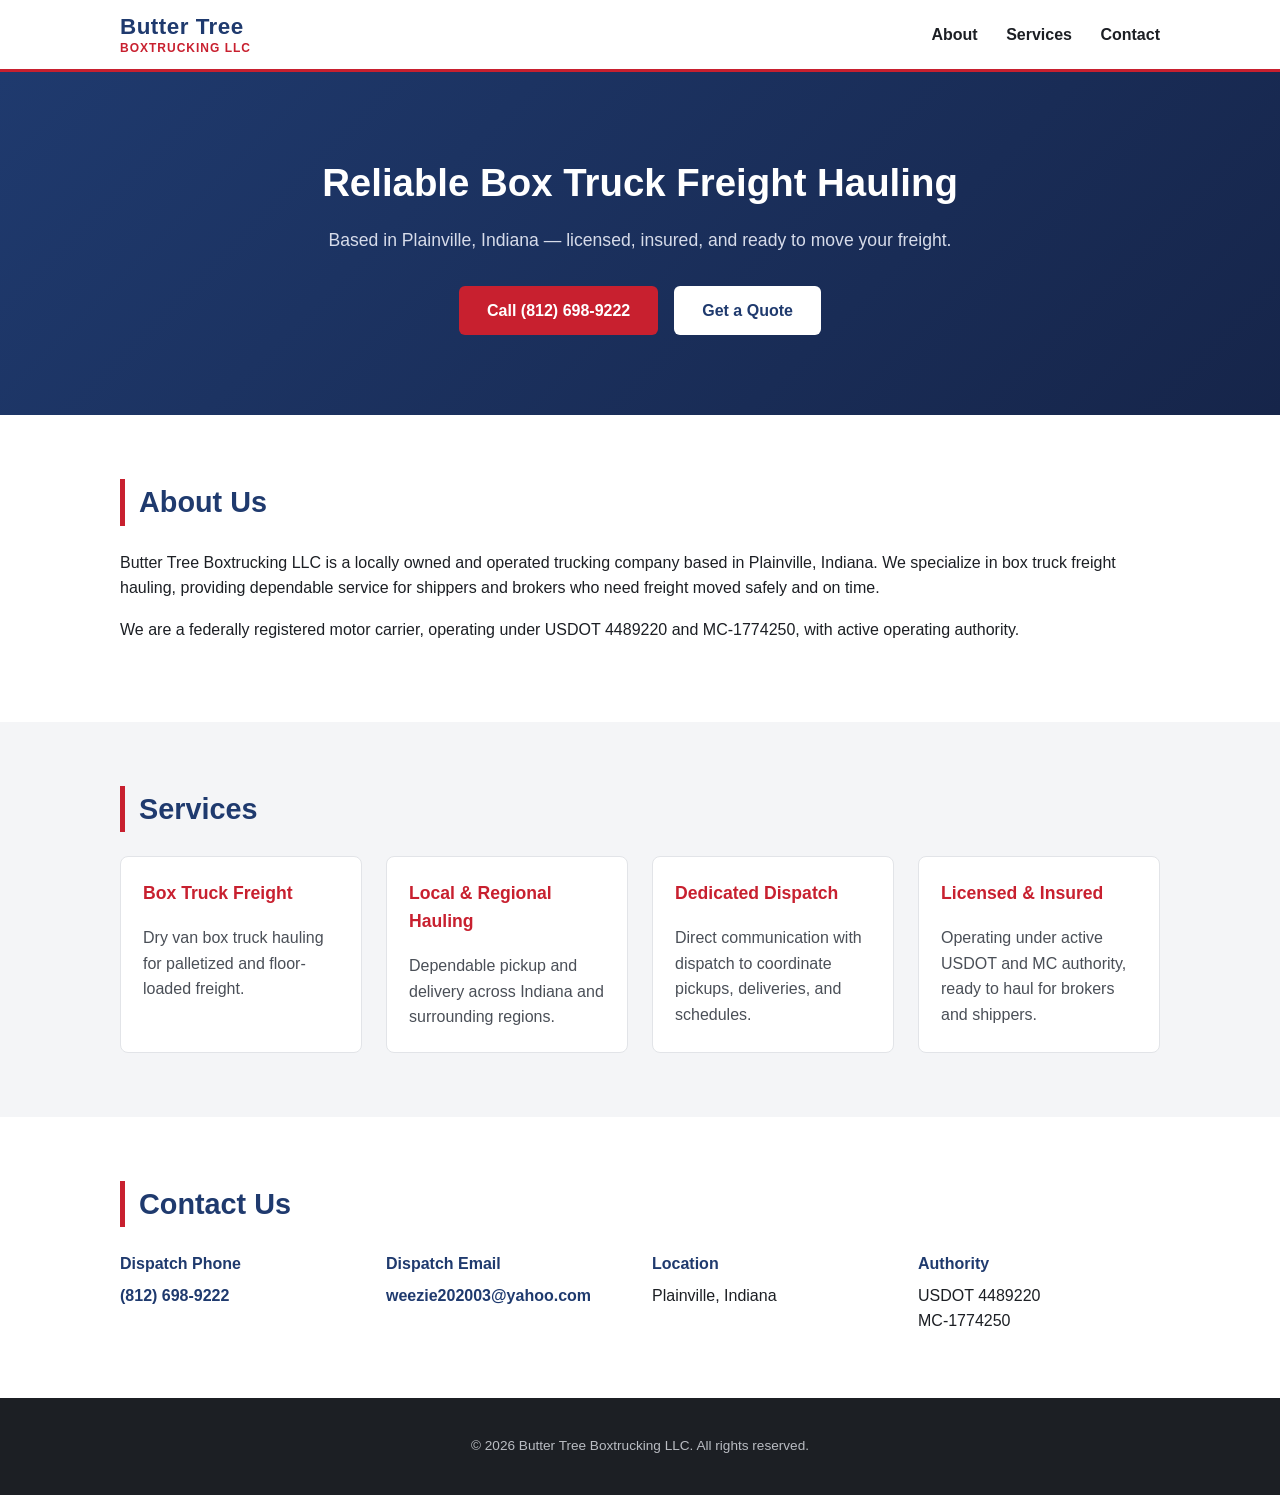
<file: index.html>
<!DOCTYPE html>
<html lang="en">
<head>
<meta charset="UTF-8">
<meta name="viewport" content="width=device-width, initial-scale=1.0">
<title>Butter Tree Boxtrucking LLC</title>
<meta name="description" content="Butter Tree Boxtrucking LLC — reliable box truck freight hauling based in Plainville, Indiana. Licensed and insured. Call (812) 698-9222 for a quote.">
<link rel="stylesheet" href="styles.css">
</head>
<body>

<header class="site-header">
  <div class="container header-inner">
    <a href="#home" class="brand">
      <span class="brand-name">Butter Tree</span>
      <span class="brand-sub">Boxtrucking LLC</span>
    </a>
    <nav class="site-nav">
      <a href="#about">About</a>
      <a href="#services">Services</a>
      <a href="#contact">Contact</a>
    </nav>
  </div>
</header>

<section id="home" class="hero">
  <div class="container">
    <h1>Reliable Box Truck Freight Hauling</h1>
    <p class="hero-tagline">Based in Plainville, Indiana &mdash; licensed, insured, and ready to move your freight.</p>
    <div class="hero-actions">
      <a href="tel:+18126989222" class="btn btn-primary">Call (812) 698-9222</a>
      <a href="#contact" class="btn btn-secondary">Get a Quote</a>
    </div>
  </div>
</section>

<section id="about" class="section">
  <div class="container">
    <h2>About Us</h2>
    <p>
      Butter Tree Boxtrucking LLC is a locally owned and operated trucking company based in
      Plainville, Indiana. We specialize in box truck freight hauling, providing dependable
      service for shippers and brokers who need freight moved safely and on time.
    </p>
    <p>
      We are a federally registered motor carrier, operating under USDOT 4489220 and
      MC-1774250, with active operating authority.
    </p>
  </div>
</section>

<section id="services" class="section section-alt">
  <div class="container">
    <h2>Services</h2>
    <div class="services-grid">
      <div class="service-card">
        <h3>Box Truck Freight</h3>
        <p>Dry van box truck hauling for palletized and floor-loaded freight.</p>
      </div>
      <div class="service-card">
        <h3>Local &amp; Regional Hauling</h3>
        <p>Dependable pickup and delivery across Indiana and surrounding regions.</p>
      </div>
      <div class="service-card">
        <h3>Dedicated Dispatch</h3>
        <p>Direct communication with dispatch to coordinate pickups, deliveries, and schedules.</p>
      </div>
      <div class="service-card">
        <h3>Licensed &amp; Insured</h3>
        <p>Operating under active USDOT and MC authority, ready to haul for brokers and shippers.</p>
      </div>
    </div>
  </div>
</section>

<section id="contact" class="section">
  <div class="container">
    <h2>Contact Us</h2>
    <div class="contact-grid">
      <div class="contact-item">
        <h3>Dispatch Phone</h3>
        <p><a href="tel:+18126989222">(812) 698-9222</a></p>
      </div>
      <div class="contact-item">
        <h3>Dispatch Email</h3>
        <p><a href="mailto:weezie202003@yahoo.com">weezie202003@yahoo.com</a></p>
      </div>
      <div class="contact-item">
        <h3>Location</h3>
        <p>Plainville, Indiana</p>
      </div>
      <div class="contact-item">
        <h3>Authority</h3>
        <p>USDOT 4489220<br>MC-1774250</p>
      </div>
    </div>
  </div>
</section>

<footer class="site-footer">
  <div class="container">
    <p>&copy; <span id="year"></span> Butter Tree Boxtrucking LLC. All rights reserved.</p>
  </div>
</footer>

<script>
  document.getElementById('year').textContent = new Date().getFullYear();
</script>

</body>
</html>
</file>
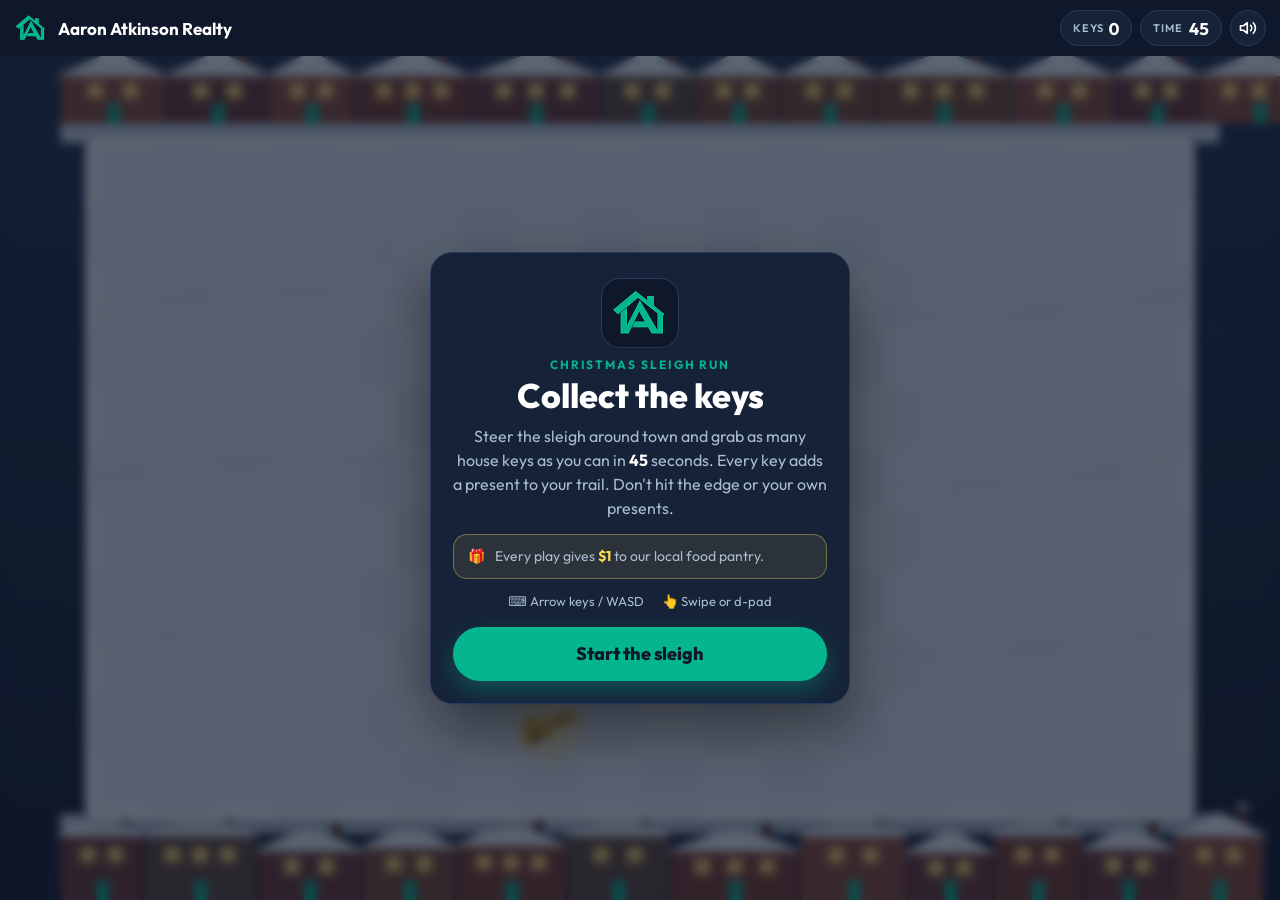
<file: sleigh-run/index.html>
<!doctype html>
<html lang="en">
<head>
<meta charset="utf-8">
<meta name="viewport" content="width=device-width,initial-scale=1,viewport-fit=cover">
<title>Christmas Sleigh Run · Aaron Atkinson Realty</title>
<meta name="description" content="Steer the sleigh around Frankfort and collect the house keys. Every play gives to our local food pantry.">
<meta property="og:title" content="Christmas Sleigh Run · Aaron Atkinson Realty">
<meta property="og:description" content="Steer the sleigh, collect the keys. Every play gives to our local food pantry.">
<meta name="theme-color" content="#0F182A">
<link rel="icon" href="logo.png">
<link rel="preconnect" href="https://fonts.googleapis.com">
<link rel="preconnect" href="https://fonts.gstatic.com" crossorigin>
<link rel="stylesheet" href="https://fonts.googleapis.com/css2?family=Outfit:wght@400;500;600;700;800&display=swap">
<style>
:root{
  --navy:#0F182A; --navy-2:#162238; --navy-3:#1D2D48; --line:#26395C;
  --green:#05B58D; --green-2:#04A07C; --gold:#FFDE59; --ink:#FFFFFF; --dim:#A9BCD0; --bad:#FF9A9A;
}
*{box-sizing:border-box}
html,body{height:100%;margin:0}
body{background:var(--navy);color:var(--ink);font-family:Outfit,system-ui,-apple-system,Segoe UI,sans-serif;overflow:hidden;
  -webkit-tap-highlight-color:transparent;-webkit-user-select:none;user-select:none;overscroll-behavior:none}
.app{position:fixed;inset:0;display:flex;flex-direction:column;
  padding:env(safe-area-inset-top) env(safe-area-inset-right) env(safe-area-inset-bottom) env(safe-area-inset-left)}

/* HUD */
.hud{flex:0 0 auto;display:flex;align-items:center;gap:10px;padding:10px 14px}
.brand{display:flex;align-items:center;gap:10px;min-width:0}
.brand img{width:34px;height:auto;display:block}
.brand b{font-weight:700;font-size:17px;white-space:nowrap;overflow:hidden;text-overflow:ellipsis}
.stats{margin-left:auto;display:flex;gap:8px;align-items:center;flex:0 0 auto}
.pill{display:flex;align-items:center;gap:6px;height:36px;padding:0 12px;border-radius:999px;background:var(--navy-2);border:1px solid var(--line);
  font-weight:700;font-size:17px;font-variant-numeric:tabular-nums;transition:color .2s,border-color .2s}
.pill small{font-weight:600;color:var(--dim);font-size:11px;text-transform:uppercase;letter-spacing:.08em}
.pill.low{color:var(--bad);border-color:#7A2B36}
.pill.bump{animation:bump .28s ease-out}
@keyframes bump{40%{transform:scale(1.2)}}
.icon{width:36px;height:36px;border-radius:50%;border:1px solid var(--line);background:var(--navy-2);color:var(--ink);display:grid;place-items:center;cursor:pointer;padding:0}
.icon:focus-visible,.btn:focus-visible,.pad button:focus-visible{outline:3px solid var(--gold);outline-offset:2px}
@media (max-width:420px){.brand b{display:none}}

/* Stage */
.stage{position:relative;flex:1 1 auto;min-height:0}
canvas{position:absolute;inset:0;width:100%;height:100%;display:block;touch-action:none;outline:none}
.hint{position:absolute;left:50%;bottom:7%;transform:translateX(-50%);pointer-events:none;white-space:nowrap;
  padding:10px 18px;border-radius:999px;background:rgba(15,24,42,.88);font-weight:600;font-size:16px;
  box-shadow:0 8px 24px rgba(15,24,42,.35);transition:opacity .25s,transform .25s}
.hint.off{opacity:0;transform:translate(-50%,8px)}
.hint kbd{font:inherit;color:var(--gold)}

/* Touch d-pad (only on touch screens) */
.pad{flex:0 0 auto;display:none;grid-template-columns:repeat(3,64px);grid-template-rows:repeat(2,52px);gap:8px;justify-content:center;padding:8px 0 14px}
.pad button{appearance:none;border:0;border-radius:14px;background:rgba(255,255,255,.1);color:#fff;display:grid;place-items:center;touch-action:none;cursor:pointer}
.pad button.on{background:rgba(5,181,141,.55)}
.pad .up{grid-column:2}.pad .left{grid-column:1;grid-row:2}.pad .down{grid-column:2;grid-row:2}.pad .right{grid-column:3;grid-row:2}
@media (pointer:coarse){.pad{display:grid}}
@media (pointer:coarse) and (max-height:620px){.pad{grid-template-rows:repeat(2,44px);padding:4px 0 8px}}

/* Overlays */
.overlay{position:absolute;inset:0;z-index:5;display:flex;align-items:center;justify-content:center;padding:16px;
  background:rgba(15,24,42,.66);-webkit-backdrop-filter:blur(5px);backdrop-filter:blur(5px);animation:fade .25s ease-out}
.overlay[hidden]{display:none}
@keyframes fade{from{opacity:0}}
.card{width:100%;max-width:420px;max-height:100%;overflow:auto;background:var(--navy-2);border:1px solid var(--line);border-radius:22px;
  padding:26px 22px 22px;text-align:center;box-shadow:0 24px 60px rgba(0,0,0,.45);animation:rise .35s cubic-bezier(.2,1.2,.4,1)}
@keyframes rise{from{transform:translateY(16px) scale(.97);opacity:0}}
.card .logo{width:76px;height:auto;margin:0 auto 10px;display:block;padding:8px;border-radius:18px;background:#0F182A;box-shadow:0 0 0 1px var(--line)}
.eyebrow{font-size:12px;font-weight:700;letter-spacing:.16em;text-transform:uppercase;color:var(--green)}
.card h1,.card h2{margin:6px 0 10px;font-weight:800;line-height:1.05}
.card h1{font-size:34px}.card h2{font-size:30px}
.card p{margin:0 0 14px;color:var(--dim);font-size:16px;line-height:1.5}
.card p b{color:var(--ink)}
.btn{appearance:none;border:0;cursor:pointer;display:inline-flex;align-items:center;justify-content:center;gap:10px;width:100%;min-height:54px;padding:0 24px;
  border-radius:999px;background:var(--green);color:var(--navy);font:800 18px/1 Outfit,system-ui,sans-serif;box-shadow:0 10px 26px rgba(5,181,141,.32);transition:transform .1s,background .15s}
.btn:hover{background:#0BC79C}.btn:active{transform:scale(.97)}
.btn.ghost{background:transparent;color:var(--ink);border:1px solid var(--line);box-shadow:none;min-height:48px;font-size:16px}
.btn.ghost:hover{background:rgba(255,255,255,.06)}
.row{display:flex;gap:10px;margin-top:10px}
.row .btn{flex:1}
.charity{display:flex;align-items:center;gap:10px;margin:0 0 16px;padding:12px 14px;border-radius:14px;background:rgba(255,222,89,.09);border:1px solid rgba(255,222,89,.35);text-align:left;font-size:14px;color:var(--dim);line-height:1.4}
.charity b{color:var(--gold)}
.howto{display:flex;justify-content:center;gap:18px;margin:-2px 0 18px;font-size:13px;color:var(--dim)}
.howto span{display:flex;align-items:center;gap:6px}
.score{display:flex;align-items:center;justify-content:center;gap:12px;margin:6px 0 2px}
.score b{font-size:64px;font-weight:800;line-height:1;color:var(--gold);font-variant-numeric:tabular-nums}
.score svg{width:46px;height:46px}
.score-lab{font-size:12px;font-weight:700;letter-spacing:.16em;text-transform:uppercase;color:var(--dim);margin-bottom:12px}
.best{display:inline-block;margin:0 0 16px;padding:5px 12px;border-radius:999px;background:var(--navy-3);font-size:14px;font-weight:600}
.best.new{background:var(--gold);color:var(--navy);animation:bump .5s .3s}
.lead{margin:18px 0 4px;padding-top:18px;border-top:1px solid var(--line);text-align:left}
.lead h3{margin:0 0 4px;font-size:18px}
.lead p{font-size:14px;margin-bottom:12px}
.lead input[type=email],.lead input[type=text]{width:100%;height:48px;padding:0 14px;margin-bottom:10px;border-radius:12px;border:1px solid var(--line);background:var(--navy);color:var(--ink);font:500 16px Outfit,system-ui,sans-serif;-webkit-user-select:text;user-select:text}
.lead input:focus{outline:2px solid var(--green);border-color:transparent}
.lead label.check{display:flex;gap:10px;align-items:flex-start;font-size:13px;color:var(--dim);margin:2px 0 14px;line-height:1.4;cursor:pointer}
.lead label.check input{margin-top:2px;width:18px;height:18px;accent-color:var(--green);flex:0 0 auto}
.lead .msg{font-size:14px;margin:10px 0 0;min-height:1em}
.lead .msg.bad{color:var(--bad)}
.contact{display:flex;gap:10px;margin-top:12px}
.contact a{flex:1;text-decoration:none}
.signoff{margin:16px 0 0;font-size:13px;color:var(--dim)}
.sr-only{position:absolute;width:1px;height:1px;overflow:hidden;clip:rect(0 0 0 0);white-space:nowrap}
@media (max-height:640px){.card{padding:18px 18px 16px}.card .logo{width:52px}.card h1{font-size:28px}.score b{font-size:52px}}
</style>
</head>
<body>
<div class="app">
  <header class="hud">
    <div class="brand"><img src="logo.png" alt="" width="34" height="30"><b data-brand></b></div>
    <div class="stats">
      <div class="pill" data-keys-pill aria-label="Keys collected"><small>Keys</small><span data-keys>0</span></div>
      <div class="pill" data-time-pill aria-label="Time left"><small>Time</small><span data-time>45</span></div>
      <button class="icon" type="button" data-mute aria-label="Mute sound"></button>
    </div>
  </header>

  <div class="stage" data-stage>
    <canvas id="game" tabindex="0" role="img" aria-label="Sleigh run game board. Use the arrow keys or swipe to steer the sleigh and collect keys."></canvas>
    <div class="hint off" data-hint></div>

    <!-- Start screen -->
    <div class="overlay" data-start>
      <div class="card">
        <img class="logo" src="logo.png" alt="" width="72" height="63">
        <div class="eyebrow">Christmas Sleigh Run</div>
        <h1>Collect the keys</h1>
        <p>Steer the sleigh around town and grab as many house keys as you can in <b data-round>45</b> seconds. Every key adds a present to your trail. Don't hit the edge or your own presents.</p>
        <div class="charity" data-charity><span aria-hidden="true">🎁</span><span data-charity-text></span></div>
        <div class="howto"><span>⌨️ Arrow keys / WASD</span><span>👆 Swipe or d-pad</span></div>
        <button class="btn" type="button" data-play>Start the sleigh</button>
      </div>
    </div>

    <!-- End screen -->
    <div class="overlay" data-over hidden>
      <div class="card">
        <div class="eyebrow" data-over-eyebrow>Run complete</div>
        <h2 data-over-title>What a run!</h2>
        <div class="score">
          <svg viewBox="0 0 48 48" aria-hidden="true"><g transform="rotate(-25 24 24)"><path d="M6 26v-9l8-7 8 7v9z" fill="#F2B544" stroke="#C98D1E" stroke-width="1.5"/><rect x="12" y="19" width="4" height="7" fill="#0F182A" opacity=".8"/><rect x="21" y="20" width="22" height="5" rx="2.5" fill="#F2B544" stroke="#C98D1E" stroke-width="1.5"/><rect x="33" y="24" width="3.5" height="6" fill="#F2B544"/><rect x="38.5" y="24" width="3.5" height="4" fill="#F2B544"/></g></svg>
          <b data-final>0</b>
        </div>
        <div class="score-lab">keys collected</div>
        <div class="best" data-best></div>
        <button class="btn" type="button" data-again>Play again</button>
        <div class="row"><button class="btn ghost" type="button" data-share>Share with a friend</button></div>
        <div class="charity" data-charity style="margin-top:16px"><span aria-hidden="true">❤️</span><span data-charity-thanks></span></div>

        <form class="lead" data-lead hidden novalidate>
          <h3>Want Frankfort market updates?</h3>
          <p>Get Aaron's local market updates and new listings. No spam, unsubscribe anytime.</p>
          <input type="text" name="name" placeholder="First name (optional)" autocomplete="given-name">
          <input type="email" name="email" placeholder="you@example.com" autocomplete="email" required>
          <label class="check"><input type="checkbox" name="consent" required> <span>Yes, send me market updates from <span data-brand></span>.</span></label>
          <button class="btn" type="submit">Sign me up</button>
          <p class="msg" data-lead-msg role="status"></p>
        </form>

        <div class="contact" data-contact hidden></div>
        <p class="signoff" data-signoff></p>
      </div>
    </div>
  </div>

  <div class="pad" data-pad aria-label="Steering buttons">
    <button class="up" type="button" aria-label="Up" data-d="0,-1"><svg width="24" height="24" viewBox="0 0 24 24" fill="none" stroke="currentColor" stroke-width="2.8" stroke-linecap="round" stroke-linejoin="round"><path d="M6 15l6-6 6 6"/></svg></button>
    <button class="left" type="button" aria-label="Left" data-d="-1,0"><svg width="24" height="24" viewBox="0 0 24 24" fill="none" stroke="currentColor" stroke-width="2.8" stroke-linecap="round" stroke-linejoin="round"><path d="M15 6l-6 6 6 6"/></svg></button>
    <button class="down" type="button" aria-label="Down" data-d="0,1"><svg width="24" height="24" viewBox="0 0 24 24" fill="none" stroke="currentColor" stroke-width="2.8" stroke-linecap="round" stroke-linejoin="round"><path d="M6 9l6 6 6-6"/></svg></button>
    <button class="right" type="button" aria-label="Right" data-d="1,0"><svg width="24" height="24" viewBox="0 0 24 24" fill="none" stroke="currentColor" stroke-width="2.8" stroke-linecap="round" stroke-linejoin="round"><path d="M9 6l6 6-6 6"/></svg></button>
  </div>
  <p class="sr-only" aria-live="polite" data-live></p>
</div>

<script>
(function () {
  'use strict';

  /* ================================================================
   * SETTINGS: edit these to rebrand or tune the game.
   * ================================================================ */
  var CONFIG = {
    brand: 'Aaron Atkinson Realty',
    town: 'Frankfort',
    roundSeconds: 45,

    // Charity line. Set to null to hide it everywhere.
    charity: { perPlay: '$1', name: 'our local food pantry' },

    // Where the end-screen sign-up form sends leads (JSON POST).
    // Works with Formspree, Make/Zapier webhooks, Google Apps Script, etc.
    // Leave '' to hide the form.
    leadEndpoint: '',

    // Optional URL pinged once per play (for counting plays / donations).
    playEndpoint: '',

    // Contact buttons on the end screen. Leave '' to hide each one.
    phone: '',       // e.g. '765-555-0123'
    website: '',     // e.g. 'https://www.example.com'

    signoff: 'Merry Christmas from Aaron Atkinson Realty. Thank you for a great year, Frankfort!',

    // Feel / difficulty
    startStep: 0.165,   // seconds per grid move at the start (lower = faster)
    minStep: 0.095,     // fastest it ever gets
    speedUp: 0.004,     // how much faster each key makes it
  };

  /* ---------------- helpers ---------------- */
  var $ = function (s, r) { return (r || document).querySelector(s); };
  var $$ = function (s, r) { return Array.prototype.slice.call((r || document).querySelectorAll(s)); };
  var reduceMotion = window.matchMedia && matchMedia('(prefers-reduced-motion: reduce)').matches;
  var touchFirst = window.matchMedia && matchMedia('(pointer: coarse)').matches;
  var store = {
    get: function (k, d) { try { var v = localStorage.getItem('sleighrun:' + k); return v == null ? d : JSON.parse(v); } catch (e) { return d; } },
    set: function (k, v) { try { localStorage.setItem('sleighrun:' + k, JSON.stringify(v)); } catch (e) { /* private mode */ } },
  };
  function lerp(a, b, t) { return a + (b - a) * t; }
  function lerpAngle(a, b, t) { var d = ((b - a + Math.PI * 3) % (Math.PI * 2)) - Math.PI; return a + d * t; }
  function easeOut(t) { return 1 - (1 - t) * (1 - t); }
  function rr(c, x, y, w, h, r) {
    r = Math.min(r, w / 2, h / 2);
    c.beginPath(); c.moveTo(x + r, y);
    c.arcTo(x + w, y, x + w, y + h, r); c.arcTo(x + w, y + h, x, y + h, r);
    c.arcTo(x, y + h, x, y, r); c.arcTo(x, y, x + w, y, r); c.closePath();
  }
  function seeded(seed) { return function () { seed |= 0; seed = seed + 0x6D2B79F5 | 0; var t = Math.imul(seed ^ seed >>> 15, 1 | seed); t = t + Math.imul(t ^ t >>> 7, 61 | t) ^ t; return ((t ^ t >>> 14) >>> 0) / 4294967296; }; }
  function buzz(p) { try { if (navigator.vibrate) navigator.vibrate(p); } catch (e) { /* ignore */ } }
  function ping(url, data) {
    if (!url) return;
    try {
      var body = JSON.stringify(data);
      if (navigator.sendBeacon && navigator.sendBeacon(url, new Blob([body], { type: 'text/plain' }))) return;
      fetch(url, { method: 'POST', body: body, keepalive: true, mode: 'no-cors' });
    } catch (e) { /* ignore */ }
  }

  /* ---------------- sound (tiny Web Audio synth, no files) ---------------- */
  var Sound = (function () {
    var ac = null, muted = store.get('muted', false);
    function unlock() {
      if (!ac) { try { ac = new (window.AudioContext || window.webkitAudioContext)(); } catch (e) { return; } }
      if (ac.state === 'suspended') ac.resume();
    }
    function tone(f, at, dur, type, vol, slide) {
      if (!ac || muted) return;
      var t0 = ac.currentTime + at, o = ac.createOscillator(), g = ac.createGain();
      o.type = type || 'sine'; o.frequency.setValueAtTime(f, t0);
      if (slide) o.frequency.exponentialRampToValueAtTime(slide, t0 + dur);
      g.gain.setValueAtTime(0.0001, t0); g.gain.exponentialRampToValueAtTime(vol || 0.15, t0 + 0.012);
      g.gain.exponentialRampToValueAtTime(0.0001, t0 + dur);
      o.connect(g); g.connect(ac.destination); o.start(t0); o.stop(t0 + dur + 0.03);
    }
    return {
      unlock: unlock,
      isMuted: function () { return muted; },
      toggle: function () { muted = !muted; store.set('muted', muted); return muted; },
      key: function (n) {
        var f = 784 * Math.pow(2, (Math.min(n, 14) % 8) / 12);
        tone(f, 0, 0.14, 'sine', 0.2); tone(f * 1.5, 0.06, 0.2, 'sine', 0.14); tone(f * 3, 0.06, 0.14, 'sine', 0.04);
      },
      turn: function () { tone(440, 0, 0.035, 'triangle', 0.035); },
      warn: function () { tone(330, 0, 0.08, 'square', 0.04); },
      tick: function () { tone(1200, 0, 0.04, 'square', 0.03); },
      crash: function () { tone(200, 0, 0.4, 'sawtooth', 0.12, 55); tone(90, 0, 0.3, 'square', 0.06, 40); },
      end: function () { [523, 659, 784, 1047].forEach(function (f, i) { tone(f, i * 0.11, 0.28, 'triangle', 0.12); }); },
    };
  })();

  /* ---------------- DOM ---------------- */
  var stage = $('[data-stage]'), canvas = $('#game'), ctx = canvas.getContext('2d');
  var hintEl = $('[data-hint]'), keysEl = $('[data-keys]'), timeEl = $('[data-time]');
  var keysPill = $('[data-keys-pill]'), timePill = $('[data-time-pill]'), muteBtn = $('[data-mute]');
  var startOv = $('[data-start]'), overOv = $('[data-over]'), live = $('[data-live]');

  $$('[data-brand]').forEach(function (el) { el.textContent = CONFIG.brand; });
  $('[data-round]').textContent = CONFIG.roundSeconds;
  timeEl.textContent = CONFIG.roundSeconds;
  $('[data-signoff]').textContent = CONFIG.signoff;
  if (CONFIG.charity) {
    $('[data-charity-text]').innerHTML = 'Every play gives <b>' + CONFIG.charity.perPlay + '</b> to ' + CONFIG.charity.name + '.';
    $('[data-charity-thanks]').innerHTML = 'Thank you! Your play just added <b>' + CONFIG.charity.perPlay + '</b> for ' + CONFIG.charity.name + '.';
  } else $$('[data-charity]').forEach(function (el) { el.hidden = true; el.style.display = 'none'; });
  hintEl.innerHTML = touchFirst ? 'Swipe or tap an arrow to go' : 'Press an <kbd>arrow key</kbd> to go';

  var ICON_ON = '<svg width="18" height="18" viewBox="0 0 24 24" fill="none" stroke="currentColor" stroke-width="2.2" stroke-linecap="round" stroke-linejoin="round"><path d="M11 5L6 9H2v6h4l5 4z"/><path d="M15.5 8.5a5 5 0 010 7M19 5a10 10 0 010 14"/></svg>';
  var ICON_OFF = '<svg width="18" height="18" viewBox="0 0 24 24" fill="none" stroke="currentColor" stroke-width="2.2" stroke-linecap="round" stroke-linejoin="round"><path d="M11 5L6 9H2v6h4l5 4z"/><path d="M22 9l-6 6M16 9l6 6"/></svg>';
  function paintMute() { muteBtn.innerHTML = Sound.isMuted() ? ICON_OFF : ICON_ON; muteBtn.setAttribute('aria-label', Sound.isMuted() ? 'Unmute sound' : 'Mute sound'); }
  paintMute();
  muteBtn.addEventListener('click', function () { Sound.unlock(); Sound.toggle(); paintMute(); canvas.focus({ preventScroll: true }); });

  /* ---------------- board geometry ---------------- */
  var COLS = 12, ROWS = 15, W = 0, H = 0, C = 20, BX = 0, BY = 0, dpr = 1;
  var bg = document.createElement('canvas'), bgc = bg.getContext('2d');

  function pickGrid() {
    var r = stage.getBoundingClientRect();
    if (r.width > r.height * 1.2) { COLS = 18; ROWS = 11; } else { COLS = 12; ROWS = 15; }
  }
  function layout() {
    var r = stage.getBoundingClientRect();
    W = Math.max(1, r.width); H = Math.max(1, r.height);
    dpr = Math.min(window.devicePixelRatio || 1, 2);
    canvas.width = Math.round(W * dpr); canvas.height = Math.round(H * dpr);
    C = Math.max(10, Math.floor(Math.min((W - 20) / (COLS + 0.4), (H - 12) / (ROWS + 2.6))));
    BX = Math.round((W - COLS * C) / 2); BY = Math.round((H - ROWS * C) / 2);
    renderBackground();
  }

  var BRICKS = ['#7A3B2E', '#8C4A36', '#6E3631', '#5E4436', '#7C4630'];
  function drawHouses(c, x0, x1, base, maxH, rnd) {
    var x = x0;
    while (x < x1) {
      var w = C * (1.3 + rnd() * 0.9), h = Math.min(maxH, C * (0.8 + rnd() * 0.35)), top = base - h;
      c.fillStyle = BRICKS[(rnd() * BRICKS.length) | 0]; c.fillRect(x, top, w - 2, h);
      // chimney
      if (rnd() > 0.4) { c.fillStyle = '#5A2F27'; c.fillRect(x + w * 0.7, top - C * 0.45, C * 0.16, C * 0.35); c.fillStyle = '#F4F8FC'; c.fillRect(x + w * 0.7 - 1, top - C * 0.48, C * 0.16 + 2, C * 0.07); }
      // snowy roof
      c.fillStyle = '#F4F8FC'; c.beginPath();
      c.moveTo(x - C * 0.08, top + 3); c.lineTo(x + w * 0.5 - 1, top - C * 0.36); c.lineTo(x + w - 2 + C * 0.08, top + 3); c.closePath(); c.fill();
      // windows (warm glow) + door
      var n = Math.max(1, Math.floor(w / (C * 0.6))), gap = (w - 2) / (n + 1), ws = C * 0.22;
      for (var i = 1; i <= n; i++) {
        var wx = x + gap * i - ws / 2, wy = top + h * 0.22;
        c.fillStyle = 'rgba(255,214,110,.25)'; c.fillRect(wx - 3, wy - 3, ws + 6, ws + 6);
        c.fillStyle = '#FFD66E'; c.fillRect(wx, wy, ws, ws);
      }
      c.fillStyle = '#05B58D'; c.fillRect(x + w * 0.5 - C * 0.1, base - C * 0.32, C * 0.2, C * 0.32);
      x += w;
    }
  }
  function renderBackground() {
    bg.width = canvas.width; bg.height = canvas.height;
    var c = bgc; c.setTransform(dpr, 0, 0, dpr, 0, 0);
    var rnd = seeded(1225);
    // night sky
    var g = c.createLinearGradient(0, 0, 0, H); g.addColorStop(0, '#1D2D48'); g.addColorStop(1, '#0F182A');
    c.fillStyle = g; c.fillRect(0, 0, W, H);
    c.fillStyle = 'rgba(255,255,255,.55)';
    for (var s = 0; s < 70; s++) { c.beginPath(); c.arc(rnd() * W, rnd() * H, rnd() * 1.2 + 0.3, 0, 7); c.fill(); }
    var bw = COLS * C, bh = ROWS * C, band = BY;
    // sidewalks
    c.fillStyle = '#C9D6E4';
    c.fillRect(BX - C * 0.5, BY - C * 0.32, bw + C, C * 0.32); c.fillRect(BX - C * 0.5, BY + bh, bw + C, C * 0.32);
    // houses above and below the street
    if (band > C * 0.6) {
      drawHouses(c, BX - C * 0.5, BX + bw + C * 0.5, BY - C * 0.32, band - C * 0.6, rnd);
      drawHouses(c, BX - C * 0.5, BX + bw + C * 0.5, H, Math.max(0, H - (BY + bh + C * 0.32)), rnd);
    }
    // snowbank border + street
    c.save(); c.shadowColor = 'rgba(15,24,42,.35)'; c.shadowBlur = 18; c.shadowOffsetY = 6;
    c.fillStyle = '#FFFFFF'; rr(c, BX - 6, BY - 6, bw + 12, bh + 12, 14); c.fill(); c.restore();
    c.fillStyle = '#EAF1F8'; rr(c, BX, BY, bw, bh, 10); c.fill();
    c.save(); rr(c, BX, BY, bw, bh, 10); c.clip();
    // soft checker so players can read the grid
    c.fillStyle = '#E1EAF4';
    for (var y = 0; y < ROWS; y++) for (var x = 0; x < COLS; x++) if ((x + y) % 2) c.fillRect(BX + x * C, BY + y * C, C, C);
    // faint sleigh tracks
    c.strokeStyle = 'rgba(120,150,185,.18)'; c.lineWidth = 2;
    for (var k = 0; k < 3; k++) {
      var ty = BY + bh * (0.25 + k * 0.25);
      c.beginPath(); c.moveTo(BX, ty); c.bezierCurveTo(BX + bw * 0.3, ty - C, BX + bw * 0.6, ty + C, BX + bw, ty - C * 0.3); c.stroke();
    }
    c.restore();
  }

  /* ---------------- game state ---------------- */
  var GIFT_COLORS = ['#E2384D', '#05B58D', '#4D7CFE', '#9B6BD3', '#F28C28'];
  var state = 'menu';           // menu | ready | play | ending | over
  var snake, from, dir, prevDir, queue, key, keys, timeLeft, acc, step, grace, graceT, endT, endReason;
  var flash = 0, shake = 0, t = 0, lastSecond = 0;
  var particles = [], floaters = [], flakes = [];
  var best = store.get('best', 0);

  function resetRound() {
    pickGrid(); layout();
    var cx = COLS >> 1, cy = ROWS >> 1;
    snake = [{ x: cx, y: cy }, { x: cx - 1, y: cy }, { x: cx - 2, y: cy }];
    from = snake.map(function (s) { return { x: s.x, y: s.y }; });
    dir = { x: 1, y: 0 }; prevDir = dir; queue = [];
    keys = 0; timeLeft = CONFIG.roundSeconds; acc = 0; step = CONFIG.startStep; grace = false; graceT = 0;
    particles = []; floaters = []; flash = 0; shake = 0; lastSecond = CONFIG.roundSeconds;
    placeKey();
    keysEl.textContent = '0'; timeEl.textContent = CONFIG.roundSeconds; timePill.classList.remove('low');
  }
  function occupied(x, y) { for (var i = 0; i < snake.length; i++) if (snake[i].x === x && snake[i].y === y) return true; return false; }
  function placeKey() {
    var free = [], h = snake[0];
    for (var y = 0; y < ROWS; y++) for (var x = 0; x < COLS; x++) {
      if (occupied(x, y)) continue;
      if (Math.abs(x - h.x) + Math.abs(y - h.y) < 3) continue;  // never spawn right under the sleigh
      free.push({ x: x, y: y });
    }
    key = free.length ? free[(Math.random() * free.length) | 0] : null;
    if (key) key.born = t;
  }

  /* ---------------- input ---------------- */
  function turn(dx, dy) {
    if (state === 'ready') {
      if (dx === -dir.x && dy === -dir.y) { snake.reverse(); }   // first move can be any direction
      dir = { x: dx, y: dy }; prevDir = dir;
      from = snake.map(function (s) { return { x: s.x, y: s.y }; });
      state = 'play'; hintEl.classList.add('off');
      acc = step;                                               // move immediately: no dead time on the first press
      ping(CONFIG.playEndpoint, { event: 'play', t: Date.now() });
      return;
    }
    if (state !== 'play') return;
    var last = queue.length ? queue[queue.length - 1] : dir;
    if ((dx === -last.x && dy === -last.y) || (dx === last.x && dy === last.y)) return;
    if (queue.length < 3) queue.push({ x: dx, y: dy });
    Sound.turn();
    // Snap: if the sleigh is nearly at the next cell, take the turn now instead of waiting a full step.
    if (queue.length === 1 && !grace && acc > step * 0.7) acc = step;
    if (grace) acc = step;                                       // rescued from a near-crash: go right away
  }

  var KEYMAP = { ArrowUp: [0, -1], ArrowDown: [0, 1], ArrowLeft: [-1, 0], ArrowRight: [1, 0], w: [0, -1], s: [0, 1], a: [-1, 0], d: [1, 0], W: [0, -1], S: [0, 1], A: [-1, 0], D: [1, 0] };
  window.addEventListener('keydown', function (e) {
    if (e.target && /INPUT|TEXTAREA/.test(e.target.tagName)) return;
    var m = KEYMAP[e.key];
    if (m && (state === 'ready' || state === 'play')) { e.preventDefault(); if (!e.repeat) turn(m[0], m[1]); return; }
    if ((e.key === 'Enter' || e.key === ' ') && state === 'menu' && document.activeElement === canvas) { e.preventDefault(); startGame(); }
    if (e.key === 'm' || e.key === 'M') muteBtn.click();
  });

  // Swipe: fires the moment the finger travels far enough (not on release), and keeps
  // tracking so one continuous gesture can chain several turns.
  var swipe = null, SWIPE_PX = 22;
  canvas.addEventListener('pointerdown', function (e) {
    Sound.unlock();
    swipe = { id: e.pointerId, x: e.clientX, y: e.clientY };
    try { canvas.setPointerCapture(e.pointerId); } catch (err) { /* ignore */ }
  });
  canvas.addEventListener('pointermove', function (e) {
    if (!swipe || e.pointerId !== swipe.id) return;
    var dx = e.clientX - swipe.x, dy = e.clientY - swipe.y;
    if (Math.max(Math.abs(dx), Math.abs(dy)) < SWIPE_PX) return;
    if (Math.abs(dx) > Math.abs(dy)) turn(dx > 0 ? 1 : -1, 0); else turn(0, dy > 0 ? 1 : -1);
    swipe.x = e.clientX; swipe.y = e.clientY;
  });
  function endSwipe() { swipe = null; }
  canvas.addEventListener('pointerup', endSwipe);
  canvas.addEventListener('pointercancel', endSwipe);

  // D-pad: reacts on press, not on click/release.
  $$('[data-pad] button').forEach(function (b) {
    var d = b.getAttribute('data-d').split(',').map(Number);
    b.addEventListener('pointerdown', function (e) {
      e.preventDefault(); Sound.unlock(); b.classList.add('on'); turn(d[0], d[1]); buzz(8);
    });
    ['pointerup', 'pointercancel', 'pointerleave'].forEach(function (ev) { b.addEventListener(ev, function () { b.classList.remove('on'); }); });
    b.addEventListener('contextmenu', function (e) { e.preventDefault(); });
  });

  /* ---------------- game logic ---------------- */
  function advance() {
    prevDir = dir;
    if (queue.length) dir = queue.shift();
    var h = snake[0], head = { x: h.x + dir.x, y: h.y + dir.y };
    var eat = key && head.x === key.x && head.y === key.y;
    var hit = head.x < 0 || head.y < 0 || head.x >= COLS || head.y >= ROWS;
    if (!hit) {
      var n = eat ? snake.length : snake.length - 1;            // the tail moves out of the way unless we grow
      for (var i = 0; i < n; i++) if (snake[i].x === head.x && snake[i].y === head.y) { hit = true; break; }
    }
    if (hit) {
      // Forgiveness: the first time you're about to crash, the sleigh hesitates for one beat
      // so a late turn still saves you. Crash only if you're still pointed at trouble.
      if (!grace) {
        grace = true; graceT = 0; prevDir = dir;
        from = snake.map(function (s) { return { x: s.x, y: s.y }; });
        Sound.warn(); buzz(15);
        return;
      }
      return crash();
    }
    grace = false;
    from = snake.map(function (s) { return { x: s.x, y: s.y }; });
    snake.unshift(head);
    if (!eat) snake.pop();
    else collect(head);
  }

  function collect(cell) {
    keys++;
    keysEl.textContent = keys;
    keysPill.classList.remove('bump'); void keysPill.offsetWidth; keysPill.classList.add('bump');
    step = Math.max(CONFIG.minStep, step - CONFIG.speedUp);
    var px = BX + (cell.x + 0.5) * C, py = BY + (cell.y + 0.5) * C;
    for (var i = 0; i < 18; i++) {
      var a = Math.random() * Math.PI * 2, v = (60 + Math.random() * 140);
      particles.push({ x: px, y: py, vx: Math.cos(a) * v, vy: Math.sin(a) * v - 40, life: 0, max: 0.5 + Math.random() * 0.4,
        r: 1.5 + Math.random() * 2.5, c: Math.random() < 0.6 ? '#FFDE59' : '#FFFFFF' });
    }
    floaters.push({ x: px, y: py, life: 0, text: '+1' });
    Sound.key(keys); buzz(12);
    placeKey();
  }

  function crash() {
    flash = 0.5; shake = reduceMotion ? 0 : 0.35;
    Sound.crash(); buzz([40, 30, 40]);
    finish('crash');
  }
  function finish(reason) {
    if (state !== 'play') return;
    state = 'ending'; endReason = reason; endT = reason === 'crash' ? 0.9 : 0.5;
    if (reason === 'time') Sound.end();
  }

  function update(dt) {
    t += dt;
    if (state === 'play') {
      if (grace) graceT += dt;
      acc += dt;
      while (acc >= step && state === 'play') { acc -= step; advance(); }
      if (state === 'play') {
        timeLeft = Math.max(0, timeLeft - dt);
        var sec = Math.ceil(timeLeft);
        if (sec !== lastSecond) {
          lastSecond = sec; timeEl.textContent = sec;
          timePill.classList.toggle('low', sec <= 10);
          if (sec <= 5 && sec > 0) Sound.tick();
        }
        if (timeLeft <= 0) finish('time');
      }
    } else if (state === 'ending') {
      endT -= dt;
      if (endT <= 0) showOver();
    }
    flash = Math.max(0, flash - dt);
    shake = Math.max(0, shake - dt);
    for (var i = particles.length - 1; i >= 0; i--) {
      var p = particles[i]; p.life += dt;
      if (p.life >= p.max) { particles.splice(i, 1); continue; }
      p.vy += 260 * dt; p.vx *= 0.97; p.x += p.vx * dt; p.y += p.vy * dt;
    }
    for (var j = floaters.length - 1; j >= 0; j--) { floaters[j].life += dt; if (floaters[j].life > 0.8) floaters.splice(j, 1); }
    for (var k = 0; k < flakes.length; k++) {
      var f = flakes[k]; f.y += f.v * dt; f.x += Math.sin(t * f.w + f.p) * 8 * dt;
      if (f.y > 1.02) { f.y = -0.02; f.x = Math.random(); }
    }
  }

  /* ---------------- drawing ---------------- */
  function drawSleigh(x, y, ang, s, wobble) {
    ctx.save(); ctx.translate(x, y);
    ctx.fillStyle = 'rgba(15,24,42,.18)'; ctx.beginPath(); ctx.ellipse(s * 0.05, s * 0.12, s * 0.55, s * 0.4, 0, 0, Math.PI * 2); ctx.fill();
    ctx.rotate(ang + wobble);
    // runners
    ctx.strokeStyle = '#E9B949'; ctx.lineWidth = Math.max(2, s * 0.075); ctx.lineCap = 'round';
    for (var side = -1; side <= 1; side += 2) {
      ctx.beginPath(); ctx.moveTo(-s * 0.52, side * s * 0.37); ctx.lineTo(s * 0.36, side * s * 0.37);
      ctx.quadraticCurveTo(s * 0.62, side * s * 0.37, s * 0.56, side * s * 0.17); ctx.stroke();
    }
    // body
    var g = ctx.createLinearGradient(0, -s * 0.3, 0, s * 0.3); g.addColorStop(0, '#F0485C'); g.addColorStop(1, '#B81E33');
    ctx.fillStyle = g; rr(ctx, -s * 0.48, -s * 0.3, s * 0.86, s * 0.6, s * 0.17); ctx.fill();
    ctx.strokeStyle = '#F6D274'; ctx.lineWidth = Math.max(1, s * 0.045); ctx.stroke();
    // seat back
    ctx.fillStyle = '#8E1426'; rr(ctx, -s * 0.48, -s * 0.3, s * 0.2, s * 0.6, s * 0.1); ctx.fill();
    // little green gift in the seat (brand colour)
    ctx.fillStyle = '#05B58D'; rr(ctx, -s * 0.2, -s * 0.15, s * 0.26, s * 0.3, s * 0.05); ctx.fill();
    ctx.fillStyle = '#FFE27A'; ctx.fillRect(-s * 0.2, -s * 0.025, s * 0.26, s * 0.05); ctx.fillRect(-s * 0.095, -s * 0.15, s * 0.05, s * 0.3);
    ctx.restore();
  }
  function drawPresent(x, y, s, color, rot) {
    ctx.save(); ctx.translate(x, y); ctx.rotate(rot);
    ctx.fillStyle = 'rgba(15,24,42,.16)'; rr(ctx, -s / 2 + s * 0.06, -s / 2 + s * 0.1, s, s, s * 0.16); ctx.fill();
    ctx.fillStyle = color; rr(ctx, -s / 2, -s / 2, s, s, s * 0.16); ctx.fill();
    ctx.fillStyle = 'rgba(255,255,255,.2)'; rr(ctx, -s / 2, -s / 2, s, s * 0.34, s * 0.16); ctx.fill();
    ctx.fillStyle = '#FFE27A'; ctx.fillRect(-s * 0.08, -s / 2, s * 0.16, s); ctx.fillRect(-s / 2, -s * 0.08, s, s * 0.16);
    ctx.beginPath(); ctx.ellipse(-s * 0.15, -s * 0.02, s * 0.14, s * 0.08, -0.5, 0, Math.PI * 2); ctx.fill();
    ctx.beginPath(); ctx.ellipse(s * 0.15, -s * 0.02, s * 0.14, s * 0.08, 0.5, 0, Math.PI * 2); ctx.fill();
    ctx.restore();
  }
  function drawKey(x, y, s) {
    var age = Math.min(1, (t - (key.born || 0)) / 0.25), pop = easeOut(age);
    ctx.save(); ctx.translate(x, y + Math.sin(t * 3) * s * 0.05);
    var gr = s * (0.75 + Math.sin(t * 5) * 0.06);
    var g = ctx.createRadialGradient(0, 0, 0, 0, 0, gr); g.addColorStop(0, 'rgba(255,222,89,.6)'); g.addColorStop(1, 'rgba(255,222,89,0)');
    ctx.fillStyle = g; ctx.beginPath(); ctx.arc(0, 0, gr, 0, Math.PI * 2); ctx.fill();
    ctx.scale(pop, pop); ctx.rotate(-0.45);
    ctx.fillStyle = '#F2B544'; ctx.strokeStyle = '#C98D1E'; ctx.lineWidth = Math.max(1, s * 0.035); ctx.lineJoin = 'round';
    // house-shaped key bow, a nod to the logo
    ctx.beginPath(); ctx.moveTo(-s * 0.44, s * 0.15); ctx.lineTo(-s * 0.44, -s * 0.05); ctx.lineTo(-s * 0.24, -s * 0.25);
    ctx.lineTo(-s * 0.04, -s * 0.05); ctx.lineTo(-s * 0.04, s * 0.15); ctx.closePath(); ctx.fill(); ctx.stroke();
    ctx.fillStyle = 'rgba(15,24,42,.8)'; ctx.fillRect(-s * 0.29, s * 0.0, s * 0.09, s * 0.15);
    ctx.fillStyle = '#F2B544'; rr(ctx, -s * 0.05, -s * 0.05, s * 0.5, s * 0.1, s * 0.05); ctx.fill(); ctx.stroke();
    ctx.fillRect(s * 0.25, s * 0.04, s * 0.07, s * 0.11); ctx.fillRect(s * 0.36, s * 0.04, s * 0.07, s * 0.08);
    ctx.restore();
  }

  function draw() {
    ctx.setTransform(dpr, 0, 0, dpr, 0, 0);
    ctx.drawImage(bg, 0, 0, W, H);
    ctx.save();
    if (shake > 0) { var m = shake * 18; ctx.translate((Math.random() - 0.5) * m, (Math.random() - 0.5) * m); }

    if (key) drawKey(BX + (key.x + 0.5) * C, BY + (key.y + 0.5) * C, C);

    // Smooth motion: logic moves in whole cells, but we draw every piece gliding between
    // its previous cell and its current one, so the sleigh never "jumps".
    var a = state === 'play' && !grace ? Math.min(1, acc / step) : 1;
    var pts = [];
    for (var i = 0; i < snake.length; i++) {
      var f = from[i] || from[from.length - 1], s = snake[i];
      pts.push({ x: BX + (lerp(f.x, s.x, a) + 0.5) * C, y: BY + (lerp(f.y, s.y, a) + 0.5) * C });
    }
    // gold rope linking the presents
    if (pts.length > 1) {
      ctx.strokeStyle = 'rgba(201,141,30,.85)'; ctx.lineWidth = Math.max(1.5, C * 0.07); ctx.lineJoin = 'round'; ctx.lineCap = 'round';
      ctx.beginPath(); ctx.moveTo(pts[0].x, pts[0].y);
      for (var r = 1; r < pts.length; r++) ctx.lineTo(pts[r].x, pts[r].y);
      ctx.stroke();
    }
    for (var p = pts.length - 1; p >= 1; p--) {
      var bob = reduceMotion ? 0 : Math.sin(t * 5 - p * 0.7) * 0.08;
      drawPresent(pts[p].x, pts[p].y, C * 0.7, GIFT_COLORS[p % GIFT_COLORS.length], bob);
    }
    var ang = lerpAngle(Math.atan2(prevDir.y, prevDir.x), Math.atan2(dir.y, dir.x), easeOut(Math.min(1, a / 0.4)));
    var wob = grace && !reduceMotion ? Math.sin(graceT * 40) * 0.12 : 0;
    drawSleigh(pts[0].x, pts[0].y, ang, C * 1.05, wob);

    // sparkles + "+1"
    for (var q = 0; q < particles.length; q++) {
      var pp = particles[q]; ctx.globalAlpha = 1 - pp.life / pp.max; ctx.fillStyle = pp.c;
      ctx.beginPath(); ctx.arc(pp.x, pp.y, pp.r, 0, Math.PI * 2); ctx.fill();
    }
    ctx.globalAlpha = 1;
    ctx.font = '800 ' + Math.round(C * 0.8) + 'px Outfit, system-ui, sans-serif'; ctx.textAlign = 'center'; ctx.textBaseline = 'middle';
    for (var u = 0; u < floaters.length; u++) {
      var fl = floaters[u], k = fl.life / 0.8;
      ctx.globalAlpha = 1 - k; ctx.fillStyle = '#0F182A';
      ctx.fillText(fl.text, fl.x + 1, fl.y - C * 0.6 - k * C * 1.2 + 2);
      ctx.fillStyle = '#FFDE59'; ctx.fillText(fl.text, fl.x, fl.y - C * 0.6 - k * C * 1.2);
    }
    ctx.globalAlpha = 1;
    ctx.restore();

    // falling snow
    if (flakes.length) {
      ctx.fillStyle = 'rgba(255,255,255,.8)';
      for (var n = 0; n < flakes.length; n++) { var fk = flakes[n]; ctx.beginPath(); ctx.arc(fk.x * W, fk.y * H, fk.r, 0, Math.PI * 2); ctx.fill(); }
    }
    if (flash > 0) { ctx.fillStyle = 'rgba(226,56,77,' + (flash * 0.7).toFixed(3) + ')'; ctx.fillRect(0, 0, W, H); }
  }

  if (!reduceMotion) for (var fi = 0; fi < 60; fi++) flakes.push({ x: Math.random(), y: Math.random(), r: Math.random() * 1.8 + 0.6, v: 0.03 + Math.random() * 0.05, w: 1 + Math.random() * 2, p: Math.random() * 6 });

  var last = performance.now();
  function frame(now) {
    var dt = Math.min(0.05, Math.max(0, (now - last) / 1000)); last = now;
    update(dt); draw();
    requestAnimationFrame(frame);
  }
  document.addEventListener('visibilitychange', function () { last = performance.now(); });
  var resizeRaf = 0;
  window.addEventListener('resize', function () { cancelAnimationFrame(resizeRaf); resizeRaf = requestAnimationFrame(layout); });

  /* ---------------- screens ---------------- */
  function startGame() {
    Sound.unlock();
    startOv.hidden = true; overOv.hidden = true;
    resetRound();
    state = 'ready';
    hintEl.classList.remove('off');
    canvas.focus({ preventScroll: true });
  }

  function showOver() {
    state = 'over';
    var newBest = keys > best;
    if (newBest) { best = keys; store.set('best', best); }
    $('[data-over-eyebrow]').textContent = endReason === 'crash' ? 'Sleigh crash!' : "Time's up!";
    $('[data-over-title]').textContent = keys >= 15 ? 'Incredible run!' : keys >= 8 ? 'What a run!' : keys >= 1 ? 'Nice sleighing!' : 'Give it another go!';
    var bestEl = $('[data-best]');
    bestEl.textContent = newBest && keys > 0 ? '★ New personal best!' : 'Your best: ' + best;
    bestEl.classList.toggle('new', newBest && keys > 0);
    var finalEl = $('[data-final]'), target = keys, start = performance.now();
    (function count(now) {
      var k = Math.min(1, (now - start) / 600); finalEl.textContent = Math.round(target * easeOut(k));
      if (k < 1) requestAnimationFrame(count);
    })(start);
    live.textContent = (endReason === 'crash' ? 'Crashed. ' : 'Time up. ') + keys + ' keys collected.';
    overOv.hidden = false;
    setTimeout(function () { $('[data-again]').focus({ preventScroll: true }); }, 50);
  }

  $('[data-play]').addEventListener('click', startGame);
  $('[data-again]').addEventListener('click', startGame);

  $('[data-share]').addEventListener('click', function () {
    var btn = this;
    var text = 'I collected ' + keys + ' keys in the ' + CONFIG.brand + ' Christmas Sleigh Run!' +
      (CONFIG.charity ? ' Every play gives ' + CONFIG.charity.perPlay + ' to ' + CONFIG.charity.name + '.' : '') + ' Can you beat me?';
    var url = location.href.split('#')[0];
    if (navigator.share) { navigator.share({ title: 'Christmas Sleigh Run', text: text, url: url }).catch(function () { /* cancelled */ }); return; }
    var done = function () { btn.textContent = 'Link copied!'; setTimeout(function () { btn.textContent = 'Share with a friend'; }, 1800); };
    if (navigator.clipboard) navigator.clipboard.writeText(text + ' ' + url).then(done, function () { window.prompt('Copy this link:', url); });
    else window.prompt('Copy this link:', url);
  });

  // Lead form (only shown when CONFIG.leadEndpoint is set)
  var form = $('[data-lead]'), msg = $('[data-lead-msg]');
  if (CONFIG.leadEndpoint) form.hidden = false;
  form.addEventListener('submit', function (e) {
    e.preventDefault();
    var email = form.email.value.trim();
    msg.className = 'msg';
    if (!/^[^\s@]+@[^\s@]+\.[^\s@]+$/.test(email)) { msg.textContent = 'Please enter a valid email.'; msg.classList.add('bad'); form.email.focus(); return; }
    if (!form.consent.checked) { msg.textContent = 'Please tick the box so we can email you.'; msg.classList.add('bad'); return; }
    var btn = form.querySelector('button'); btn.disabled = true; btn.textContent = 'Sending…';
    fetch(CONFIG.leadEndpoint, {
      method: 'POST', headers: { 'Content-Type': 'application/json', 'Accept': 'application/json' },
      body: JSON.stringify({ name: form.name.value.trim(), email: email, consent: true, keys: keys, source: 'christmas-sleigh-run', page: location.href }),
    }).then(function (r) {
      if (!r.ok) throw new Error(r.status);
      form.innerHTML = '<h3>You\'re on the list 🎄</h3><p>Thanks! Watch your inbox for ' + CONFIG.town + ' market updates.</p>';
    }).catch(function () {
      btn.disabled = false; btn.textContent = 'Sign me up';
      msg.textContent = 'Something went wrong. Please try again.'; msg.classList.add('bad');
    });
  });

  // Contact buttons
  var contact = $('[data-contact]'), links = '';
  if (CONFIG.phone) links += '<a class="btn ghost" href="tel:' + CONFIG.phone.replace(/[^\d+]/g, '') + '">📞 Call Aaron</a>';
  if (CONFIG.website) links += '<a class="btn ghost" href="' + CONFIG.website + '" target="_blank" rel="noopener">🏡 See listings</a>';
  if (links) { contact.innerHTML = links; contact.hidden = false; }

  // Read-only peek for automated testing.
  window.SleighRun = { peek: function () { return { state: state, keys: keys, head: snake[0], dir: dir, key: key, cols: COLS, rows: ROWS, len: snake.length, step: step }; } };

  /* ---------------- boot ---------------- */
  resetRound();
  requestAnimationFrame(frame);
  if (document.fonts && document.fonts.ready) document.fonts.ready.then(function () { /* ensures canvas text uses Outfit */ });
})();
</script>
</body>
</html>
</file>
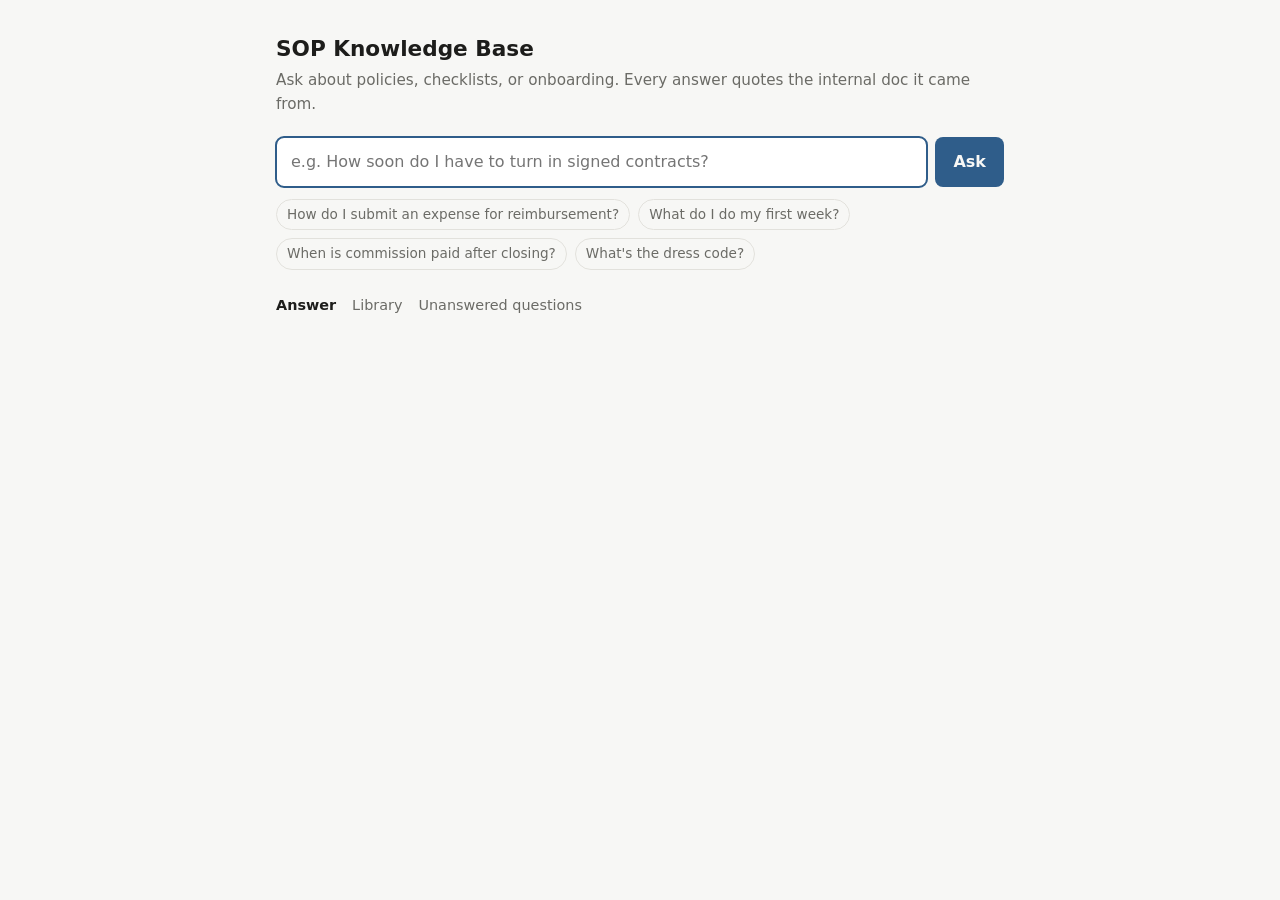
<file: static/index.html>
<!doctype html>
<html lang="en">
<head>
<meta charset="utf-8">
<meta name="viewport" content="width=device-width, initial-scale=1">
<title>SOP Knowledge Base</title>
<style>
  :root {
    --bg: #f7f7f5; --panel: #ffffff; --text: #1d1d1b; --muted: #6b6b66;
    --line: #e2e1dc; --accent: #2f5d8a; --accent-soft: #e8eff6;
    --warn: #8a5a00; --warn-soft: #fbf1dc; --bad: #8a2f2f; --bad-soft: #f8e6e6;
  }
  @media (prefers-color-scheme: dark) {
    :root {
      --bg: #161615; --panel: #1f1f1d; --text: #ecebe6; --muted: #9a9993;
      --line: #33332f; --accent: #8db6dd; --accent-soft: #22303c;
      --warn: #e6b45c; --warn-soft: #3a2f1a; --bad: #e59393; --bad-soft: #3a2222;
    }
  }
  * { box-sizing: border-box; }
  body { margin: 0; background: var(--bg); color: var(--text);
         font: 16px/1.55 system-ui, -apple-system, "Segoe UI", sans-serif; }
  main { max-width: 760px; margin: 0 auto; padding: 32px 16px 64px; }
  h1 { font-size: 1.35rem; margin: 0 0 4px; }
  .sub { color: var(--muted); margin: 0 0 20px; font-size: .95rem; }
  form { display: flex; gap: 8px; }
  input { flex: 1; min-width: 0; padding: 12px 14px; font: inherit; color: var(--text);
          background: var(--panel); border: 1px solid var(--line); border-radius: 8px; }
  input:focus { outline: 2px solid var(--accent); outline-offset: -1px; }
  button { padding: 0 18px; font: inherit; font-weight: 600; border: 0; border-radius: 8px;
           background: var(--accent); color: var(--bg); cursor: pointer; }
  button:disabled { opacity: .5; cursor: wait; }
  .tabs { display: flex; gap: 16px; margin: 24px 0 12px; font-size: .9rem; }
  .tabs a { color: var(--muted); text-decoration: none; cursor: pointer; }
  .tabs a.on { color: var(--text); font-weight: 600; }
  .card { background: var(--panel); border: 1px solid var(--line); border-radius: 10px; padding: 18px 20px; }
  .answer { white-space: pre-wrap; }
  .answer sup { color: var(--accent); font-weight: 600; cursor: pointer; }
  .note { font-size: .85rem; padding: 6px 10px; border-radius: 6px; margin-bottom: 12px;
          background: var(--warn-soft); color: var(--warn); }
  .notfound { background: var(--bad-soft); color: var(--bad); }
  .cites { margin-top: 18px; display: grid; gap: 10px; }
  .cite { border-left: 3px solid var(--accent); background: var(--accent-soft);
          padding: 10px 12px; border-radius: 0 6px 6px 0; }
  .cite.flash { outline: 2px solid var(--accent); }
  .cite q { display: block; font-style: italic; quotes: "\201C" "\201D"; }
  .meta { font-size: .8rem; color: var(--muted); margin-top: 6px; }
  .meta a { color: var(--accent); }
  .badge { display: inline-block; font-size: .72rem; padding: 1px 6px; border-radius: 4px;
           background: var(--warn-soft); color: var(--warn); margin-left: 6px; }
  table { width: 100%; border-collapse: collapse; font-size: .9rem; }
  td, th { text-align: left; padding: 8px 6px; border-bottom: 1px solid var(--line); vertical-align: top; }
  th { color: var(--muted); font-weight: 500; }
  .empty { color: var(--muted); }
  .examples { display: flex; flex-wrap: wrap; gap: 8px; margin-top: 12px; }
  .examples span { font-size: .85rem; padding: 4px 10px; border: 1px solid var(--line);
                   border-radius: 999px; cursor: pointer; color: var(--muted); }
</style>
</head>
<body>
<main>
  <h1>SOP Knowledge Base</h1>
  <p class="sub">Ask about policies, checklists, or onboarding. Every answer quotes the internal doc it came from.</p>
  <form id="f">
    <input id="q" placeholder="e.g. How soon do I have to turn in signed contracts?" autocomplete="off" autofocus>
    <button id="go">Ask</button>
  </form>
  <div class="examples" id="ex"></div>

  <div class="tabs">
    <a data-tab="ask" class="on">Answer</a>
    <a data-tab="library">Library</a>
    <a data-tab="gaps">Unanswered questions</a>
  </div>
  <section id="out"></section>
</main>
<script>
const $ = s => document.querySelector(s);
const esc = s => String(s ?? "").replace(/[&<>"]/g, c => ({"&":"&amp;","<":"&lt;",">":"&gt;",'"':"&quot;"}[c]));
const out = $("#out");
let tab = "ask", last = null;

["How do I submit an expense for reimbursement?",
 "What do I do my first week?",
 "When is commission paid after closing?",
 "What's the dress code?"].forEach(t => {
  const s = document.createElement("span"); s.textContent = t;
  s.onclick = () => { $("#q").value = t; $("#f").requestSubmit(); };
  $("#ex").append(s);
});

document.querySelectorAll(".tabs a").forEach(a => a.onclick = () => show(a.dataset.tab));

async function show(t) {
  tab = t;
  document.querySelectorAll(".tabs a").forEach(a => a.classList.toggle("on", a.dataset.tab === t));
  if (t === "ask") return render(last);
  out.innerHTML = '<div class="card empty">Loading…</div>';
  const rows = await (await fetch(t === "library" ? "/api/library" : "/api/gaps")).json();
  if (t === "library") {
    out.innerHTML = `<div class="card"><table><tr><th>Document</th><th>Owner</th><th>Verified</th></tr>${
      rows.map(r => `<tr><td><a href="/doc/${encodeURI(r.path)}" target="_blank">${esc(r.title)}</a></td>
        <td>${esc(r.owner || "—")}</td>
        <td>${esc(r.verified || "never")}${r.stale ? '<span class="badge">re-verify</span>' : ""}</td></tr>`).join("")
    }</table></div>`;
  } else {
    out.innerHTML = rows.length
      ? `<div class="card"><table><tr><th>Question</th><th>When</th></tr>${
          rows.slice().reverse().map(r => `<tr><td>${esc(r.question)}</td><td>${esc(r.at.replace("T"," "))}</td></tr>`).join("")
        }</table></div>`
      : '<div class="card empty">No unanswered questions logged yet.</div>';
  }
}

function render(a) {
  if (!a) { out.innerHTML = ""; return; }
  const body = esc(a.answer).replace(/\[(\d+)\]/g, '<sup data-n="$1">[$1]</sup>');
  out.innerHTML = `<div class="card">
    ${a.note ? `<div class="note">${esc(a.note)}</div>` : ""}
    ${!a.found ? `<div class="note notfound">Not covered by the internal docs. Logged so someone can write it up.</div>` : ""}
    <div class="answer">${body}</div>
    ${a.citations.length ? `<div class="cites">${a.citations.map(c => `
      <div class="cite" id="c${c.number}">
        <q>${esc(c.cited_text)}</q>
        <div class="meta">[${c.number}] <a href="/doc/${encodeURI(c.doc_path)}" target="_blank">${esc(c.heading)}</a>
          · owner: ${esc(c.owner || "unassigned")} · verified: ${esc(c.verified || "never")}
          ${c.stale ? '<span class="badge">may be out of date</span>' : ""}</div>
      </div>`).join("")}</div>` : ""}
  </div>`;
  out.querySelectorAll("sup").forEach(s => s.onclick = () => {
    const el = $("#c" + s.dataset.n); if (!el) return;
    el.scrollIntoView({behavior: "smooth", block: "center"});
    el.classList.add("flash"); setTimeout(() => el.classList.remove("flash"), 1200);
  });
}

$("#f").onsubmit = async e => {
  e.preventDefault();
  const q = $("#q").value.trim(); if (!q) return;
  $("#go").disabled = true; tab = "ask"; show("ask");
  out.innerHTML = '<div class="card empty">Searching the docs…</div>';
  try {
    const r = await fetch("/api/ask", {method: "POST", headers: {"Content-Type": "application/json"},
                                       body: JSON.stringify({question: q})});
    if (!r.ok) throw new Error(await r.text());
    last = await r.json(); render(last);
  } catch (err) {
    out.innerHTML = `<div class="card note notfound">Error: ${esc(err.message)}</div>`;
  } finally { $("#go").disabled = false; }
};
</script>
</body>
</html>
</file>
<file: styles.css>
:root {
  --color-red: #c8202f;
  --color-blue: #1f3a6e;
  --color-gray-900: #1c1f24;
  --color-gray-700: #4a4f57;
  --color-gray-100: #f4f5f7;
  --color-white: #ffffff;
  --max-width: 1080px;
}

* {
  box-sizing: border-box;
}

body {
  margin: 0;
  font-family: -apple-system, BlinkMacSystemFont, "Segoe UI", Roboto, Helvetica, Arial, sans-serif;
  color: var(--color-gray-900);
  line-height: 1.6;
}

.container {
  max-width: var(--max-width);
  margin: 0 auto;
  padding: 0 20px;
}

a {
  color: var(--color-blue);
}

/* Header */
.site-header {
  background: var(--color-white);
  border-bottom: 3px solid var(--color-red);
  position: sticky;
  top: 0;
  z-index: 10;
}

.header-inner {
  display: flex;
  align-items: center;
  justify-content: space-between;
  padding-top: 14px;
  padding-bottom: 14px;
  flex-wrap: wrap;
  gap: 10px;
}

.brand {
  text-decoration: none;
  line-height: 1.2;
  display: flex;
  flex-direction: column;
}

.brand-name {
  font-size: 1.4rem;
  font-weight: 800;
  color: var(--color-blue);
  letter-spacing: 0.5px;
}

.brand-sub {
  font-size: 0.75rem;
  font-weight: 600;
  color: var(--color-red);
  text-transform: uppercase;
  letter-spacing: 1px;
}

.site-nav a {
  margin-left: 24px;
  text-decoration: none;
  font-weight: 600;
  color: var(--color-gray-900);
}

.site-nav a:hover {
  color: var(--color-red);
}

/* Hero */
.hero {
  background: linear-gradient(135deg, var(--color-blue), #16254a);
  color: var(--color-white);
  padding: 80px 0;
  text-align: center;
}

.hero h1 {
  margin: 0 0 12px;
  font-size: 2.4rem;
}

.hero-tagline {
  font-size: 1.1rem;
  color: #d7dcea;
  margin: 0 0 32px;
}

.hero-actions {
  display: flex;
  justify-content: center;
  gap: 16px;
  flex-wrap: wrap;
}

.btn {
  display: inline-block;
  padding: 12px 28px;
  border-radius: 6px;
  font-weight: 700;
  text-decoration: none;
  transition: opacity 0.15s ease;
}

.btn:hover {
  opacity: 0.9;
}

.btn-primary {
  background: var(--color-red);
  color: var(--color-white);
}

.btn-secondary {
  background: var(--color-white);
  color: var(--color-blue);
}

/* Sections */
.section {
  padding: 64px 0;
}

.section-alt {
  background: var(--color-gray-100);
}

.section h2 {
  font-size: 1.8rem;
  color: var(--color-blue);
  margin-top: 0;
  margin-bottom: 24px;
  border-left: 5px solid var(--color-red);
  padding-left: 14px;
}

/* Services */
.services-grid {
  display: grid;
  grid-template-columns: repeat(auto-fit, minmax(220px, 1fr));
  gap: 24px;
}

.service-card {
  background: var(--color-white);
  border: 1px solid #e2e4e8;
  border-radius: 8px;
  padding: 22px;
}

.service-card h3 {
  margin-top: 0;
  color: var(--color-red);
  font-size: 1.1rem;
}

.service-card p {
  margin-bottom: 0;
  color: var(--color-gray-700);
}

/* Contact */
.contact-grid {
  display: grid;
  grid-template-columns: repeat(auto-fit, minmax(200px, 1fr));
  gap: 24px;
}

.contact-item h3 {
  margin: 0 0 6px;
  font-size: 1rem;
  color: var(--color-blue);
}

.contact-item p {
  margin: 0;
}

.contact-item a {
  font-weight: 600;
  text-decoration: none;
}

.contact-item a:hover {
  text-decoration: underline;
}

/* Footer */
.site-footer {
  background: var(--color-gray-900);
  color: #b9bcc2;
  padding: 24px 0;
  text-align: center;
  font-size: 0.85rem;
}

@media (max-width: 600px) {
  .hero {
    padding: 56px 0;
  }
  .hero h1 {
    font-size: 1.8rem;
  }
  .site-nav a {
    margin-left: 14px;
  }
}
</file>
